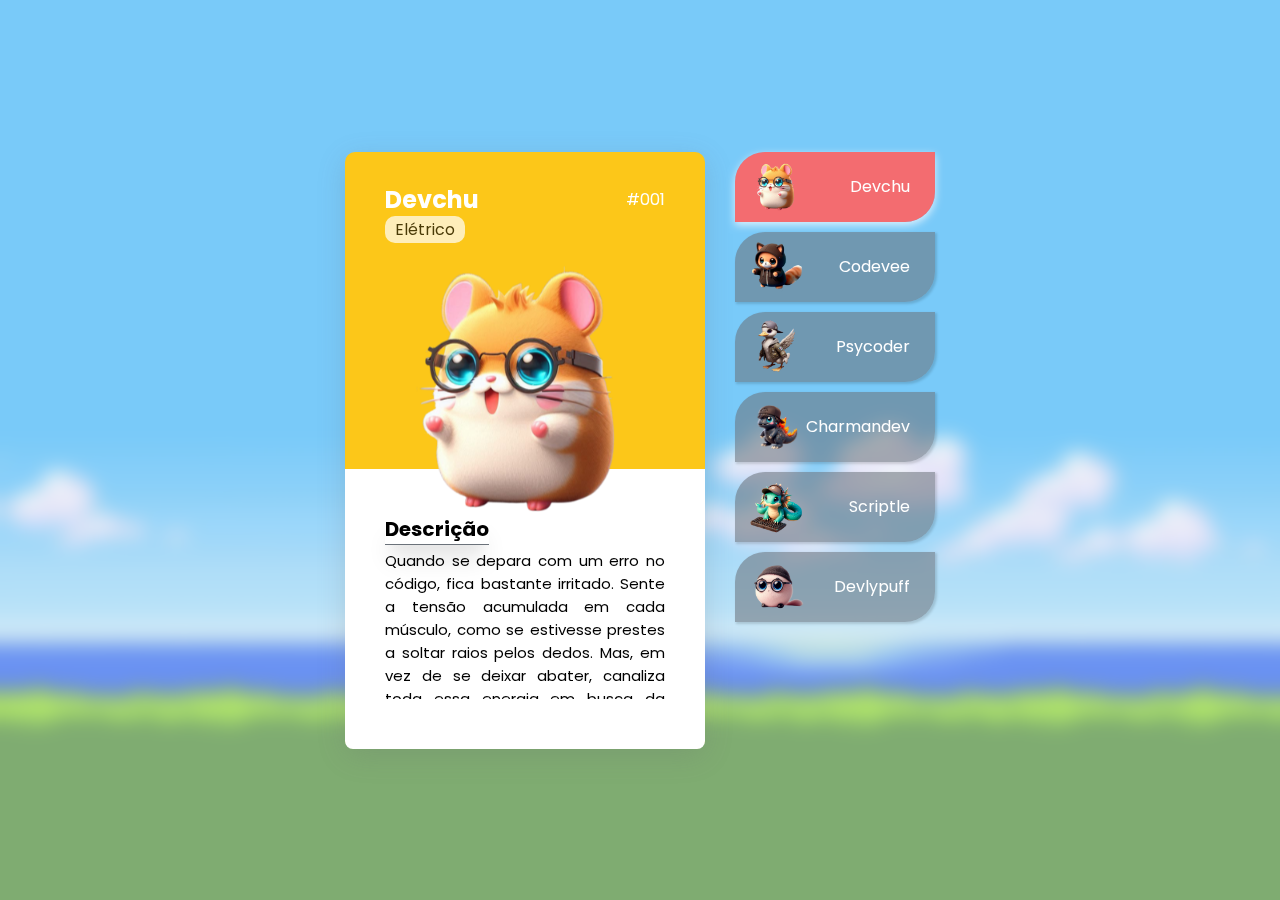
<file: index.html>
<!DOCTYPE html>
<html lang="pt-BR">

<head>
    <meta charset="UTF-8" />
    <meta name="viewport" content="width=device-width, initial-scale=1.0" />
    <title>Pokedex</title>

    <!-- CSS RESET PAG -->
    <link rel="stylesheet" href="./src/css/reset.css">

    <!-- CSS DA PAGINA -->
    <link rel="stylesheet" href="./src/css/style.css">

    <!-- CSS RESPONSIVO -->
    <link rel="stylesheet" href="src/css/responsivo.css">

    <!-- GOOGLE FONTS -->
    <link rel="preconnect" href="https://fonts.googleapis.com">
    <link rel="preconnect" href="https://fonts.gstatic.com" crossorigin>
    <link
        href="https://fonts.googleapis.com/css2?family=Poppins:ital,wght@0,100;0,200;0,300;0,400;0,500;0,600;0,700;0,800;0,900;1,100;1,200;1,300;1,400;1,500;1,600;1,700;1,800;1,900&display=swap"
        rel="stylesheet">

</head>

<body>

    <main>
        <div class="pokedevs">
            <div class="cartoes-pokedev">

                <!-- INICIO DOS CARTOES  -->
                <!-- CARTAO DEVCHU -->
                <div class="cartao-pokedev tipo-eletrico aberto" id="cartao-devchu">
                    <div class="cartao-topo">
                        <div class="detalhes">
                            <h2 class="nome">Devchu</h2>
                            <span>#001</span>
                        </div>

                        <span class="tipo">Elétrico</span>

                        <div class="cartao-imagem">
                            <img src="./src/imagens/devchu.png" alt="Devchu" />
                        </div>
                    </div>

                    <!-- detalhes e informações -->
                    <div class="cartao-informacoes">
                        <div class="descricao">
                            <h3>Descrição</h3>
                            <p>Quando se depara com um erro no código, fica bastante irritado. Sente a tensão acumulada em cada músculo, como se estivesse prestes a soltar raios pelos dedos. Mas, em vez de se deixar abater, canaliza toda essa energia em busca da solução. Cada linha de código é examinada e ele não descansa até que o erro seja encontrado e corrigido.
                            </p>
                        </div>
                    </div>
                </div>

                <!-- CARTAO DEVEVEE -->
                <div class="cartao-pokedev tipo-fogo" id="cartao-codevee">
                    <div class="cartao-topo">
                        <div class="detalhes">
                            <h2>Codevee</h2>
                            <span>#002</span>
                        </div>

                        <span class="tipo">Fogo</span>

                        <div class="catao-imagem">
                            <img src="./src/imagens/codevee.png" alt="Codevee">
                        </div>
                    </div>

                    <!-- detalhes e informações -->
                    <div class="cartao-informacoes">
                        <div class="descricao">
                            <h3>Descrição</h3>
                            <p>Sua capacidade de evoluir continuamente permite que ele se adapte de forma eficaz a qualquer ambiente de desenvolvimento. Isso reflete a flexibilidade e a capacidade de aprendizado contínuo que são essenciais para um desenvolvedor pleno.
                            </p>
                        </div>
                    </div>
                </div>

                <!-- CARTAO PSYCODER -->
                <div class="cartao-pokedev tipo-agua" id="cartao-psycoder">
                    <div class="cartao-topo">
                        <div class="detalhes">
                            <h2>Psycoder</h2>
                            <span>#003</span>
                        </div>

                        <span class="tipo">Água</span>

                        <div class="cartao-imagem">
                            <img src="./src/imagens/psycoder.png" alt="psycoder">
                        </div>
                    </div>

                    <!-- detalhes e informações -->
                    <div class="cartao-informacoes">
                        <div class="descricao">
                            <h3>Descrição</h3>
                            <p>Um pokedev sênior constantemente atormentado por uma dor de cabeça persistente. Quando a dor se torna intensa demais consegue acessar habilidades de programação extraordinárias, resolvendo problemas complexos com uma facilidade surpreendente.</p>
                        </div>
                    </div>
                </div>

                <!-- CARTAO CHARMANDEV -->
                <div class="cartao-pokedev tipo-fogo" id="cartao-charmandev">
                    <div class="cartao-topo">
                        <div class="detalhes">
                            <h2>Charmandev</h2>
                            <span>#004</span>
                        </div>

                        <span class="tipo">Fogo</span>

                        <div class="cartao-imagem">
                            <img src="./src/imagens/charmandev.png" alt="charmandev">
                        </div>
                    </div>
                    <!-- detalhes e informações -->
                    <div class="cartao-informacoes">
                        <div class="descricao">
                            <h3>Descrição</h3>
                            <p>Este pokedev nunca deixa a chama do aprendizado se apagar! Está sempre se atualizando, pois sabe que um bom desenvolvedor deve ser resilient e adaptável às mudança constantes no mundo da tecnologia. Estar aberto  aprender novas ferramentas e metodologias é crucial.</p>
                        </div>
                    </div>
                </div>

                <!-- CARTAO CHARMANDEV -->
                <div class="cartao-pokedev tipo-agua" id="cartao-scriptle">
                    <div class="cartao-topo">
                        <div class="detalhes">
                            <h2>Scriptle</h2>
                            <span>#005</span>
                        </div>


                        <span class="tipo">Água</span>

                        <div class="cartao-imagem">
                            <img src="./src/imagens/scriptle.png" alt="scriptle">
                        </div>
                    </div>

                    <!-- detalhes e informações -->
                    <div class="cartao-informacoes">
                        <div class="descricao">
                            <h3>Descrição</h3>
                            <p>Mesmo sendo um programador iniciante, este pokedev já domina habilidades fundamentais em Javascript como: Depurar o código, Manipulação do DOM, Trabalhar com APIs, Conhecimento de frameworks e bibliotecas tornando o código mais eficiente.</p>
                        </div>
                    </div>
                </div>

                <!-- CARTAO DEVLYPUFF -->
                <div class="cartao-pokedev tipo-fada" id="cartao-devlypuff">
                    <div class="cartao-topo">
                        <div class="detalhes">
                            <h2>Devlypuff</h2>
                            <span>#006</span>
                        </div>


                        <span class="tipo">Fada</span>

                        <div class="cartao-imagem">
                            <img src="./src/imagens/devlypuff.png" alt="devlypuff">
                        </div>
                    </div>

                    <!-- detalhes e informações -->
                    <div class="cartao-informacoes">
                        <div class="descricao">
                            <h3>Descrição</h3>
                            <p>A expressão “trabalhe enquanto eles dormem” poderia ter sido facilmente criada por este pokedev. Afinal, ele tem o dom de codar por horas e horas, madrugada adentro, regado a muito café e energéticos. Sua dedicação é tão intensa que, enquanto a maioria das pessoas está descansando, ele está imerso em linhas de código, resolvendo problemas e criando soluções.</p>
                        </div>
                    </div>
                </div>

            </div> <!--FIM DOS CARTOES -->

            <!-- NAVEGAÇÃO -->
            <nav class="listagem">
                <ul>
                    <li class="pokedev ativo" id="devchu"> <!-- DEVCHU -->
                        <img src="./src/imagens/devchu.png" alt="devchu">
                        <span>Devchu</span>
                    </li>

                    <li class="pokedev" id="codevee"> <!-- CODEVEE -->
                        <img src="./src/imagens/codevee.png" alt="codevee">
                        <span>Codevee</span>
                    </li>

                    <li class="pokedev" id="psycoder"> <!-- PSYCODER -->
                        <img src="./src/imagens/psycoder.png" alt="psycoder">
                        <span>Psycoder</span>
                    </li>

                    <li class="pokedev" id="charmandev"> <!-- CHARMANDEV -->
                        <img src="./src/imagens/charmandev.png" alt="charmandev">
                        <span>Charmandev</span>
                    </li>

                    <li class="pokedev" id="scriptle"> <!-- SCRIPTLE -->
                        <img src="./src/imagens/scriptle.png" alt="scriptle">
                        <span>Scriptle</span>
                    </li>

                    <li class="pokedev" id="devlypuff"> <!-- DEVLYPUFF -->
                        <img src="./src/imagens/devlypuff.png" alt="devlypuff">
                        <span>Devlypuff</span>
                    </li>
                </ul>
            </nav>
        </div>
    </main>

    <!-- LINK JAVASCRIPT -->
    <script src="./src/js/index.js"></script>

</body>

</html>
</file>
<file: src/css/style.css>
body {
    background-image: url("../imagens/background.png");
    background-size: cover;
    font-family: "Poppins", sans-serif; /*depois da virgura ', sans-serif' a gente coloca uma segunda opção se a primeira não funcionar*/
    background-position: center;
}

body::before {
    content: "";
    position: fixed;
    top: 0;
    left: 0;
    width: 100%;
    height: 100%;
    z-index: -1;
    backdrop-filter: blur(10px);
}

main {
    display: flex;
    justify-content: center;
    align-items: center;

    min-height: 100vh;
}

.pokedevs{
    display: flex;
    gap: 30px;
    padding: 30px 0;

}

.cartao-pokedev {
    display: none;
    max-width: 360px;
    border-radius: 10px;
    
    /* sombra */
    box-shadow: rgba(100, 100, 111, 0.2) 0px 7px 29px 0px;
}

.cartao-pokedev.aberto {
    display: block;
}

.cartao-pokedev img {
    width: 100%;
    height: 100%;
    margin-top: 10px;
}

.cartao-pokedev .cartao-topo {
    padding: 30px 40px 0px;
}

/* .cartao-pokedev .nome {
    margin-bottom: 5px;
} */

.cartao-pokedev .tipo {
    background-color: #FFFFFF;
    opacity: 0.7;
    border-radius: 10px;
    padding: 2px 10px;
}

.cartao-pokedev .detalhes{
    color: #FFFFFF;
    display: flex;
    justify-content: space-between;
    align-items: center;
}

.cartao-pokedev .cartao-informacoes {
    background-color: #FFFFFF;
    display: flex;
    justify-content: space-between;
    padding: 80px 30px 50px;
    margin-top: -70px;
    border-bottom-left-radius: 8px;
    border-bottom-right-radius:8px;
}

.cartao-pokedev .cartao-informacoes h3 {
    font-size: 20px;
    margin-top: -35px;
    margin-bottom: 15px;
    border-bottom: 1px solid #6b727a;
    position: absolute;
    box-shadow: rgba(0, 0, 0, 0.1) 0px 20px 25px -5px, rgba(0, 0, 0, 0.04) 0px 10px 10px -5px;
    
}

.cartao-pokedev .cartao-informacoes .descricao {
    padding: 0 10px;
    font-size: 15px;
    max-height: 150px;
    overflow-y: scroll;
    text-align: justify;
}


/* TIPOS */
.tipo-eletrico {
    background-color: #fcc719;
}

.tipo-fogo {
    background-color: #f15000d2;
}

.tipo-agua {
    background-color: #015C98;
}

.tipo-grama {
    background-color: #49D0B0;
}

.tipo-trevas {
    background-color: #BA68C8;
}

.tipo-fada {
    background-color: #C29791;
}

.listagem {
    max-width: 200px;
}

.listagem .pokedev img{
    width: 30%;
    
}

.listagem .pokedev {
    background-color: #6b727a90;
    
    color: #FFFFFF;

    display: flex;
    align-items: center;
    justify-content: space-between;
    padding: 0px 5px;
    padding-left: 15px;
    margin-bottom: 10px;
    cursor: pointer;
    border-top-left-radius: 30px;
    border-bottom-right-radius: 30px;
    min-height: 70px;

    transition:  0.15 ease-in-out;
    box-shadow: rgba(0, 0, 0, 0.15) 1.95px 1.95px 2.6px;
}

.listagem .pokedev:hover {
    transform: scale(1.10);
}

.listagem .pokedev span{
    padding-right: 20px;
}

.listagem .pokedev.ativo {
    background-color: #fa6668f2;
    box-shadow: rgba(255, 255, 255, 0.759) 0px 3px 8px;
}
</file>
<file: src/css/responsivo.css>
/* LIMITE PARA TELAs - RESPONSIBILIDADE */
@media (max-width: 750px) {
    .pokedevs{
        flex-direction: column;
        align-items: center;
        padding: 30px 0;
    }

    .cartao-pokedev{
        max-width: 300px;
    }

    .cartao-pokedev .coartao-informacoes{
        padding: 60px 30px 30px;
        margin-top: -50px
    }

    .cartao-pokedev .coartao-informacoes h3{
        font-size: 16px;
    }

    .listagem{
        max-width: 360px;
    }

    .listagem .pokedev {
        width: 45%;
        border-bottom-left-radius: 0;
        border-bottom-right-radius: 0;
        margin-bottom: 0;
        border-radius: 8px;
    }

    .listagem ul{
        display: flex;
        justify-content: center;
        flex-wrap: wrap;
        gap: 8px;
    }
}
</file>
